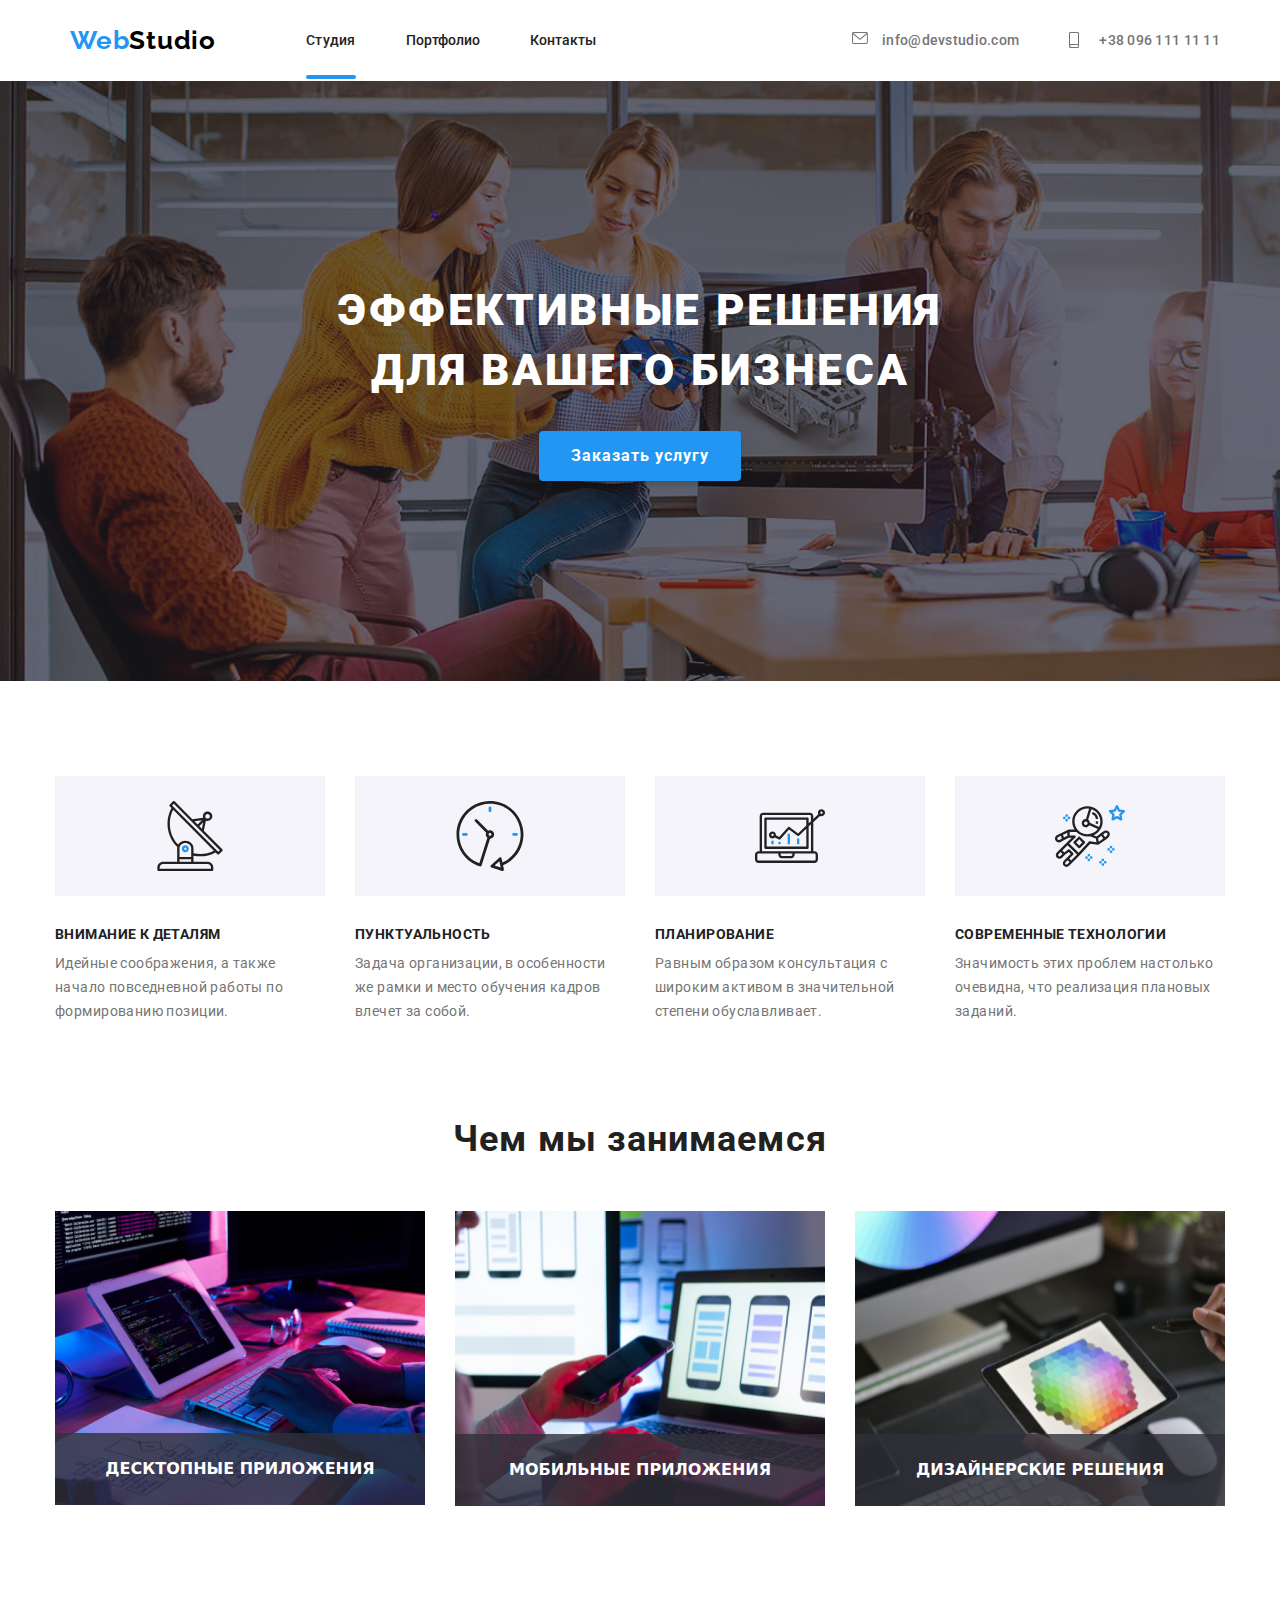
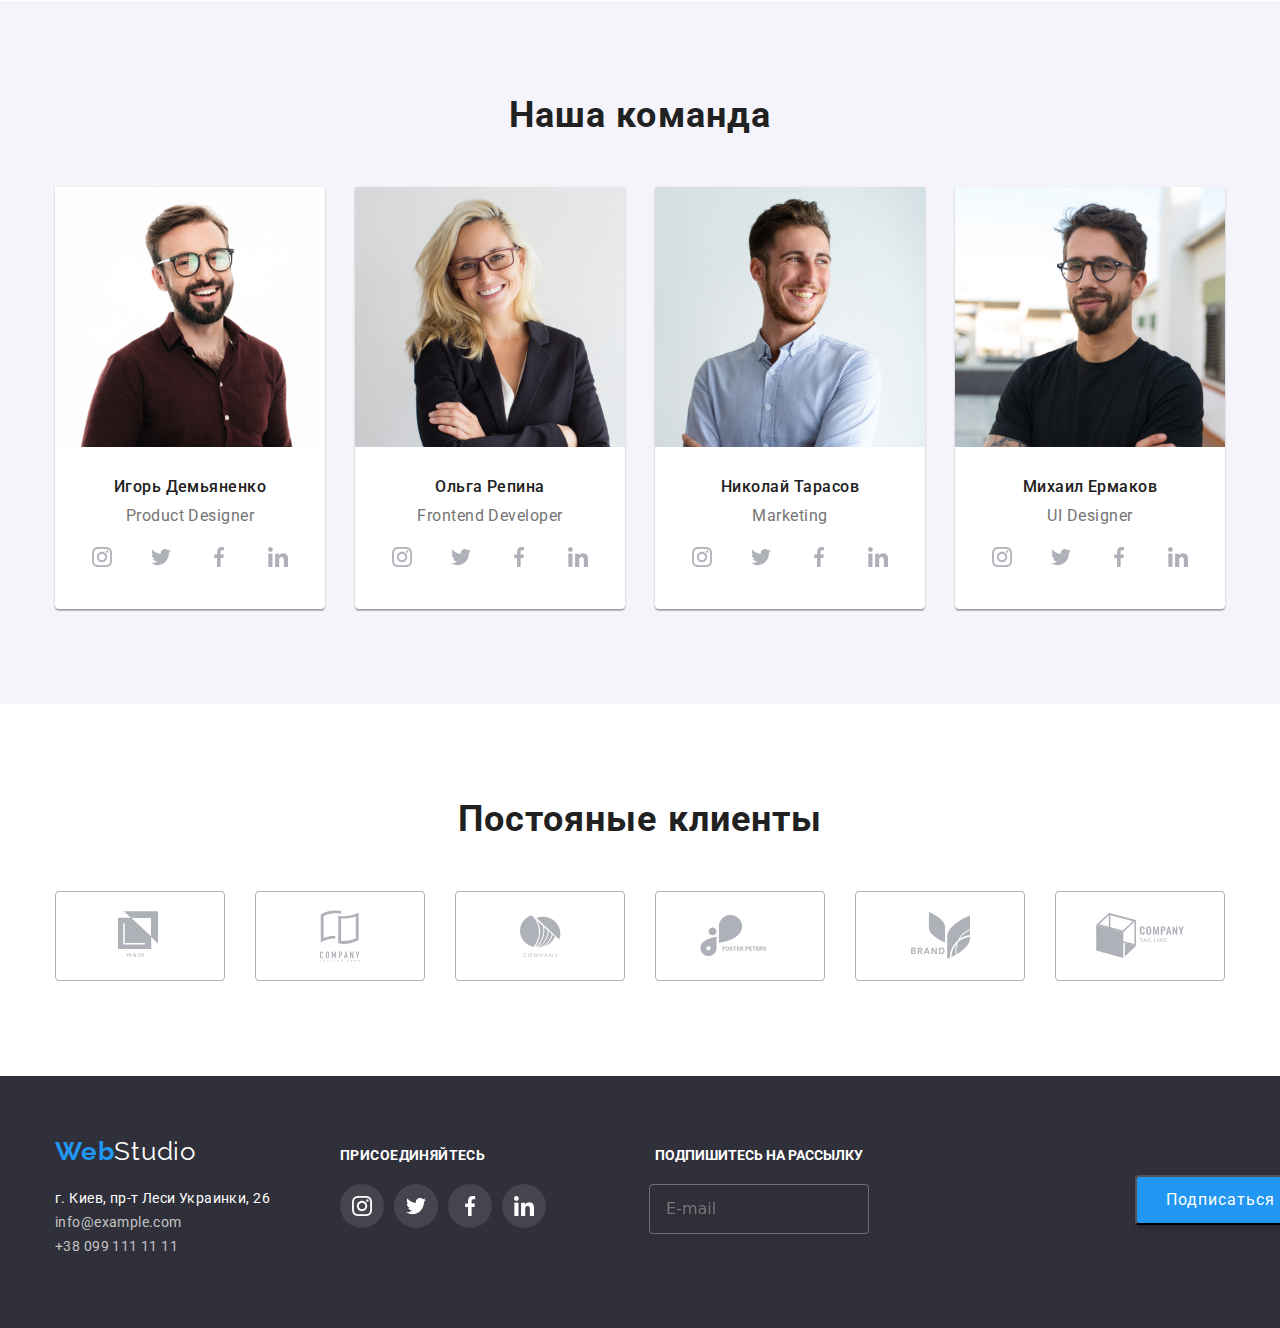
<file: index.html>
<!DOCTYPE html>
<html lang="ru">
<head>
    <meta charset="UTF-8">
    <meta name="viewport" content="width=device-width, initial-scale=1.0">
    <title>WebStudio</title>
    <link rel="stylesheet" href="https://cdnjs.cloudflare.com/ajax/libs/modern-normalize/1.0.0/modern-normalize.min.css">
    <link rel="preconnect" href="https://fonts.gstatic.com">
    <link href="https://fonts.googleapis.com/css2?family=Raleway:wght@700&family=Roboto:wght@400;500;700;900&display=swap"
          rel="stylesheet">
    <link rel="stylesheet" href="./css/styles.css">
    <link rel="stylesheet" href="./css/main.min.css">
</head>
<body>
    <header class="header container">
        <div class="container">
            <nav class="navigation">
                <a class="logo link" href="index.html" aria-label="логотип сайта"><span class="logo-half">Web</span>Studio</a>
                <ul class="navigation-list list">
                    <li class="navigation-list-item">
                        <a class="navigation-list-link link-active link" href="index.html">Студия</a>
                    </li>
                    <li class="navigation-list-item">
                        <a class="navigation-list-link link link-site" href="portfolio.html">Портфолио</a>
                    </li>
                    <li class="navigation-list-item">
                        <a class="navigation-list-link link link-site" href="#">Контакты</a>
                    </li>
                </ul>
            </nav>
        
            <address class="address">
                <ul class="address-list list">
                    <li class="addres-navigation-tel">
                        <a class="address-mail-tel link" href="mailto:info@devstudio.com">
                            <svg class="address-icon">
                                <use class="svg-m-s" href="./images/sprite.svg#icon-mail" width="16px" height="12px"></use>                                
                            </svg>
                            info@devstudio.com
                        </a>
                    </li>
                
                    <li class="addres-navigation-mail">
                        <a class="address-mail-tel link" href="tel:+380961111111">
                            <svg class="address-icon">
                                <use class="svg-m-s" href="./images/sprite.svg#icon-smartphone" width="10px" height="16px"></use>
                            </svg>
                            +38 096 111 11 11
                        </a>
                    </li>
                </ul>
            </address>
        </div>        
    </header>
    <main>
        <!-- HERO -->        
        <section class="hero">
            <div class="hero-side container">
                <h1 class="hero-title">Эффективные решения для вашего бизнеса</h1>
                <button class="hero-btn btn" type="button" data-modal-open>Заказать услугу</button>
            </div>
        </section>
        <!-- ABOUT -->
        <section class="about">
            <div class="about-side container">
                <h2 class="about-h2">Эффективные решения</h2>
                <ul class="about-side-list list">
                    <li class="about-navigation">
                        <div class="about-icon">
                            <svg class="about-list-icon">
                                <use class="about-svg-icon" href="./images/sprite.svg#icon-antenna"></use>
                            </svg>
                        </div>    
                        <h3 class="about-title">Внимание к деталям</h3>
                        <p class="about-text">Идейные соображения, а также начало повседневной работы по формированию позиции.</p>
                    </li>                    
                    
                    <li class="about-navigation">
                        <div class="about-icon">
                            <svg class="about-list-icon">
                                <use class="about-svg-icon" href="./images/sprite.svg#icon-clock"></use>
                            </svg>
                        </div>
                        <h3 class="about-title">Пунктуальность</h3>
                        <p class="about-text">Задача организации, в особенности же рамки и место обучения кадров влечет за собой.</p>
                    </li>
                    
                    <li class="about-navigation">
                        <div class="about-icon">
                            <svg class="about-list-icon">
                                <use class="about-svg-icon" href="./images/sprite.svg#icon-diagram"></use>
                            </svg>
                        </div>
                        <h3 class="about-title">Планирование</h3>
                        <p class="about-text">Равным образом консультация с широким активом в значительной степени обуславливает.</p>
                    </li>
                    
                    <li class="about-navigation">
                        <div class="about-icon">
                            <svg class="about-list-icon">
                                <use class="about-svg-icon" href="./images/sprite.svg#icon-astronaut"></use>
                            </svg>
                        </div>
                        <h3 class="about-title">Современные технологии</h3>
                        <p class="about-text">Значимость этих проблем настолько очевидна, что реализация плановых заданий.</p>
                    </li>                          
                </ul> 
            </div>
        </section>

        <!--WHOT_DO_WE_DO-->
        <section class="whotdo">
            <h2 class="whotdo-side-title">Чем мы занимаемся</h2>
            <div class="whotdo-side container">
                <ul class="whotdo-side-list list">
                    <li class="whotdo-navigation">
                        <div class="card-function">
                            <img class="whotdo-img1" src="./images/about/img1.jpg" alt="человек пишет код"  width="370" height="295">
                            <p class="function-overlay">Десктопные приложения</p>
                        </div>
                    </li>
                    <li class="whotdo-navigation">
                        <div class="card-function">                        
                            <img class="whotdo-img2" src="./images/about/img2.jpg" alt="человек смотрит на телефон" width="370" height="295">
                            <p class="function-overlay">Мобильные приложения</p>
                        </div>
                    </li>
                    <li class="whotdo-navigation">
                        <div class="card-function">
                            <img class="whotdo-img3" src="./images/about/img3.jpg" alt="человек с планшетом" width="370" height="295">
                            <p class="function-overlay">Дизайнерские решения</p>
                        </div>
                    </li>
                </ul>
            </div>    
        </section>

        <!--MASTERS-->
        <section class="masters">
            <h2 class="masters-title">Наша команда</h2>
            <div class="container">                
                <ul class="masters-side list">                    
                    <li class="masters-list">
                        <img class="masters-img1" src="./images/masters/master1.jpg" alt="Игорь Демьяненко" width="270" height="260">
                        <h3 class="masters-h3">Игорь Демьяненко</h3>
                        <p class="masters-p" lang="en">Product Designer</p>
                        <ul class="social-list list">
                            <li class="social-list-item">
                                <a class="social-list-link" href="#">
                                    <svg class="social-list-icon" >
                                        <use class="social-svg-icon" href="./images/sprite.svg#icon-instagram"></use>
                                    </svg>
                                </a>                                
                            </li>
                            <li class="social-list-item">
                                <a class="social-list-link" href="#">
                                    <svg class="social-list-icon">
                                        <use class="social-svg-icon" href="./images/sprite.svg#icon-twitter"></use>
                                    </svg>
                                </a>                                
                            </li>
                            <li class="social-list-item">
                                <a class="social-list-link" href="#">
                                    <svg class="social-list-icon">
                                        <use class="social-svg-icon" href="./images/sprite.svg#icon-facebook"></use>
                                    </svg>
                                </a>                             
                            </li>
                            <li class="social-list-item">                              
                                <a class="social-list-link" href="#">
                                    <svg class="social-list-icon">
                                        <use class="social-svg-icon" href="./images/sprite.svg#icon-linkedin"></use>
                                    </svg>
                                </a>
                            </li>
                        </ul>
                    </li>
                    <li class="masters-list">
                        <img class="masters-img2" src="./images/masters/master2.jpg" alt="Ольга Репина" width="270" height="260">
                        <h3 class="masters-h3">Ольга Репина</h3>
                        <p class="masters-p" lang="en">Frontend Developer</p>
                        <ul class="social-list list">
                            <li class="social-list-item">
                                <a class="social-list-link" href="#">
                                    <svg class="social-list-icon">
                                        <use class="social-svg-icon" href="./images/sprite.svg#icon-instagram"></use>
                                    </svg>
                                </a>
                            </li>
                            <li class="social-list-item">
                                <a class="social-list-link" href="#">
                                    <svg class="social-list-icon">
                                        <use class="social-svg-icon" href="./images/sprite.svg#icon-twitter"></use>
                                    </svg>
                                </a>
                            </li>
                            <li class="social-list-item">
                                <a class="social-list-link" href="#">
                                    <svg class="social-list-icon">
                                        <use class="social-svg-icon" href="./images/sprite.svg#icon-facebook"></use>
                                    </svg>
                                </a>
                            </li>
                            <li class="social-list-item">
                                <a class="social-list-link" href="#">
                                    <svg class="social-list-icon">
                                        <use class="social-svg-icon" href="./images/sprite.svg#icon-linkedin"></use>
                                    </svg>
                                </a>
                            </li>
                        </ul>
                    </li>
                    <li class="masters-list">
                        <img class="masters-img3" src="./images/masters/master3.jpg" alt="Николай Тарасов" width="270" height="260">
                        <h3 class="masters-h3">Николай Тарасов</h3>
                        <p class="masters-p" lang="en">Marketing</p>
                        <ul class="social-list list">
                            <li class="social-list-item">
                                <a class="social-list-link" href="#">
                                    <svg class="social-list-icon">
                                        <use class="social-svg-icon" href="./images/sprite.svg#icon-instagram"></use>
                                    </svg>
                                </a>
                            </li>
                            <li class="social-list-item">
                                <a class="social-list-link" href="#">
                                    <svg class="social-list-icon">
                                        <use class="social-svg-icon" href="./images/sprite.svg#icon-twitter"></use>
                                    </svg>
                                </a>
                            </li>
                            <li class="social-list-item">
                                <a class="social-list-link" href="#">
                                    <svg class="social-list-icon">
                                        <use class="social-svg-icon" href="./images/sprite.svg#icon-facebook"></use>
                                    </svg>
                                </a>
                            </li>
                            <li class="social-list-item">
                                <a class="social-list-link" href="#">
                                    <svg class="social-list-icon">
                                        <use class="social-svg-icon" href="./images/sprite.svg#icon-linkedin"></use>
                                    </svg>
                                </a>
                            </li>
                        </ul>
                    </li>
                    <li class="masters-list">
                        <img class="masters-img4" src="./images/masters/master4.jpg" alt="Михаил Ермаков" width="270" height="260">
                        <h3 class="masters-h3">Михаил Ермаков</h3>
                        <p class="masters-p" lang="en">UI Designer</p>
                        <ul class="social-list list">
                            <li class="social-list-item">
                                <a class="social-list-link" href="#">
                                    <svg class="social-list-icon">
                                        <use class="social-svg-icon" href="./images/sprite.svg#icon-instagram"></use>
                                    </svg>
                                </a>
                            </li>
                            <li class="social-list-item">
                                <a class="social-list-link" href="#">
                                    <svg class="social-list-icon">
                                        <use class="social-svg-icon" href="./images/sprite.svg#icon-twitter"></use>
                                    </svg>
                                </a>
                            </li>
                            <li class="social-list-item">
                                <a class="social-list-link" href="#">
                                    <svg class="social-list-icon">
                                        <use class="social-svg-icon" href="./images/sprite.svg#icon-facebook"></use>
                                    </svg>
                                </a>
                            </li>
                            <li class="social-list-item">
                                <a class="social-list-link" href="#">
                                    <svg class="social-list-icon">
                                        <use class="social-svg-icon" href="./images/sprite.svg#icon-linkedin"></use>
                                    </svg>
                                </a>
                            </li>
                        </ul>
                    </li>
                </ul>
            </div>                
        </section>

        <!--REGULAR CUSTOMERS--> 
        <section class="regcus">
            <h2 class="regcus-side-title">Постояные клиенты</h2>
            <div class="regcus-side container">                
                <ul class="regcus-side-list list container">
                    <li class="regcus-navigation">
                        <a href="#" class="clients-links">
                            <svg class="regcus-list-icon1">
                                <use href="./images/sprite.svg#icon-logo1"></use>
                            </svg>
                        </a>
                    </li>
                    <li class="regcus-navigation">
                        <a href="#" class="clients-links">
                            <svg class="regcus-list-icon2">
                                <use href="./images/sprite.svg#icon-logo2"></use>
                            </svg>
                        </a>
                    </li>
                    <li class="regcus-navigation">
                        <a href="#" class="clients-links">
                            <svg class="regcus-list-icon3">
                                <use href="./images/sprite.svg#icon-logo3"></use>
                            </svg>
                        </a>
                    </li>
                    <li class="regcus-navigation">
                        <a href="#" class="clients-links">
                            <svg class="regcus-list-icon4">
                                <use href="./images/sprite.svg#icon-logo4"></use>
                            </svg>
                        </a>
                    </li>
                    <li class="regcus-navigation">
                        <a href="#" class="clients-links">
                            <svg class="regcus-list-icon5">
                                <use href="./images/sprite.svg#icon-logo5"></use>
                            </svg>
                        </a>
                    </li>
                    <li class="regcus-navigation">
                        <a href="#" class="clients-links">
                            <svg class="regcus-list-icon6">
                                <use href="./images/sprite.svg#icon-logo6"></use>
                            </svg>
                        </a>
                    </li>
                </ul>
            </div>
        </section>


        <!--CONTAKT-->
        <footer class="contakt">
            <div class="contact-block container">
                <div class="contakt-div">
                    <a class="contakt-logo link" href="./index.html" aria-label="логотип сайта"><span class="logo-half">Web</span>Studio</a>
                    <ul class="contakt-side list">
                        <li class="contakt-list">
                            <a class="contakt-map link" href="https://goo.gl/maps/9d3zrv8kZXbxStkZ6" target="_blunk">г. Киев, пр-т Леси Украинки, 26</a>
                        </li>
                        <li class="contakt-list">
                            <a class="contakt-mail-tel link" href="mailto:info@example.com">info@example.com</a>
                        </li>
                        <li class="contakt-list">
                            <a class="contakt-mail-tel link" href="tel:+380991111111">+38 099 111 11 11</a>
                        </li>
                    </ul>
                </div>
                <div class="contact-welcome">
                    <p class="contact-welcome-title">ПРИСОЕДИНЯЙТЕСЬ</p>                   
                    <ul class="welcome-side list">
                        <li class="welcome-list">
                            <a href="#" class="welcome-links">
                                <svg class="welcome-list-icon">
                                    <use href="./images/sprite.svg#icon-instagram"></use>
                                </svg>
                            </a>
                        </li>
                        <li class="welcome-list">
                            <a href="#" class="welcome-links">
                                <svg class="welcome-list-icon">
                                    <use href="./images/sprite.svg#icon-twitter"></use>
                                </svg>
                            </a>
                        </li>
                        <li class="welcome-list">
                            <a href="#" class="welcome-links">
                                <svg class="welcome-list-icon">
                                    <use href="./images/sprite.svg#icon-facebook"></use>
                                </svg>
                            </a>
                        </li>
                        <li class="welcome-list">
                            <a href="#" class="welcome-links">
                                <svg class="welcome-list-icon">
                                    <use href="./images/sprite.svg#icon-linkedin"></use>
                                </svg>
                            </a>
                        </li>
                    </ul>                    
                </div>
                <div class="subscribe">
                    <p class="subscribe-title">Подпишитесь на рассылку</p>
                    <form class="container-subscribe">
                        <input class="subscrime-input" type="email" name="send" id="send" placeholder="E-mail">
                        <button class="btn-subscribe">
                            Подписаться
                            <svg>
                                <use href="./images/iconplane.svg"></use>
                            </svg>
                        </button>
                    </form>                    
                </div>
            </div>
        </footer>
    </main>  
    
<!----------backdrop---------->

    <div class="backdrop is-hidden" data-modal>
        <div class="backdrop-modal">
            <button type="backdrop-modal-button" class="close-btn" data-modal-close>
                <svg class="backdrop-svg" width="11" height="11">
                    <use href="./images/sprite.svg#icon-close-black"></use>
                </svg>
            </button>

            <form action="#" class="modal_form">
                <h3 class="form-h3">Оставьте свои данные, мы вам перезвоним</h3>
                <label for="" class="modal_form-field">
                    Имя
                    <span class="modal_form-input-wrapper">
                        <input type="text" name="user-name" class="modal_form-input">
                        <svg class="modal_form-icon">
                            <use href="./images/sprite.svg#icon-person"></use>
                        </svg>
                    </span>                    
                </label>
                <label for="" class="modal_form-field">
                    Телефон
                    <span class="modal_form-input-wrapper">
                        <input type="tel" name="user-tel" class="modal_form-input">
                        <svg class="modal_form-icon">
                            <use href="./images/sprite.svg#icon-phone"></use>
                        </svg>
                    </span>                    
                </label>
                <label for="" class="modal_form-field">
                    Почта
                    <span class="modal_form-input-wrapper">
                        <input type="email" name="user-email" class="modal_form-input">
                        <svg class="modal_form-icon">
                            <use href="./images/sprite.svg#icon-email"></use>
                        </svg>
                    </span>                    
                </label>
                <label for="" class="modal_form-field">
                    Комментарий
                    <textarea class="modal_form-message" name="user-message" placeholder="Введите текст" id=""></textarea>
                </label>
                <input id="user-policy" type="checkbox" name="user_policy" value="accept-policy" class="modal_form-policy visually-hidden">
                <label for="user-policy" class="modal_form-policy-text">Соглашаюсь с рассылкой и принимаю <a href="#" class="span-check">Условия договора</a></label>
                <button type="submit" class="modal_form-btn">Отправить</button>
            </form>
        </div>
    </div>  
    <script src="./js/modal.js"></script>
</body>
</html>
</file>
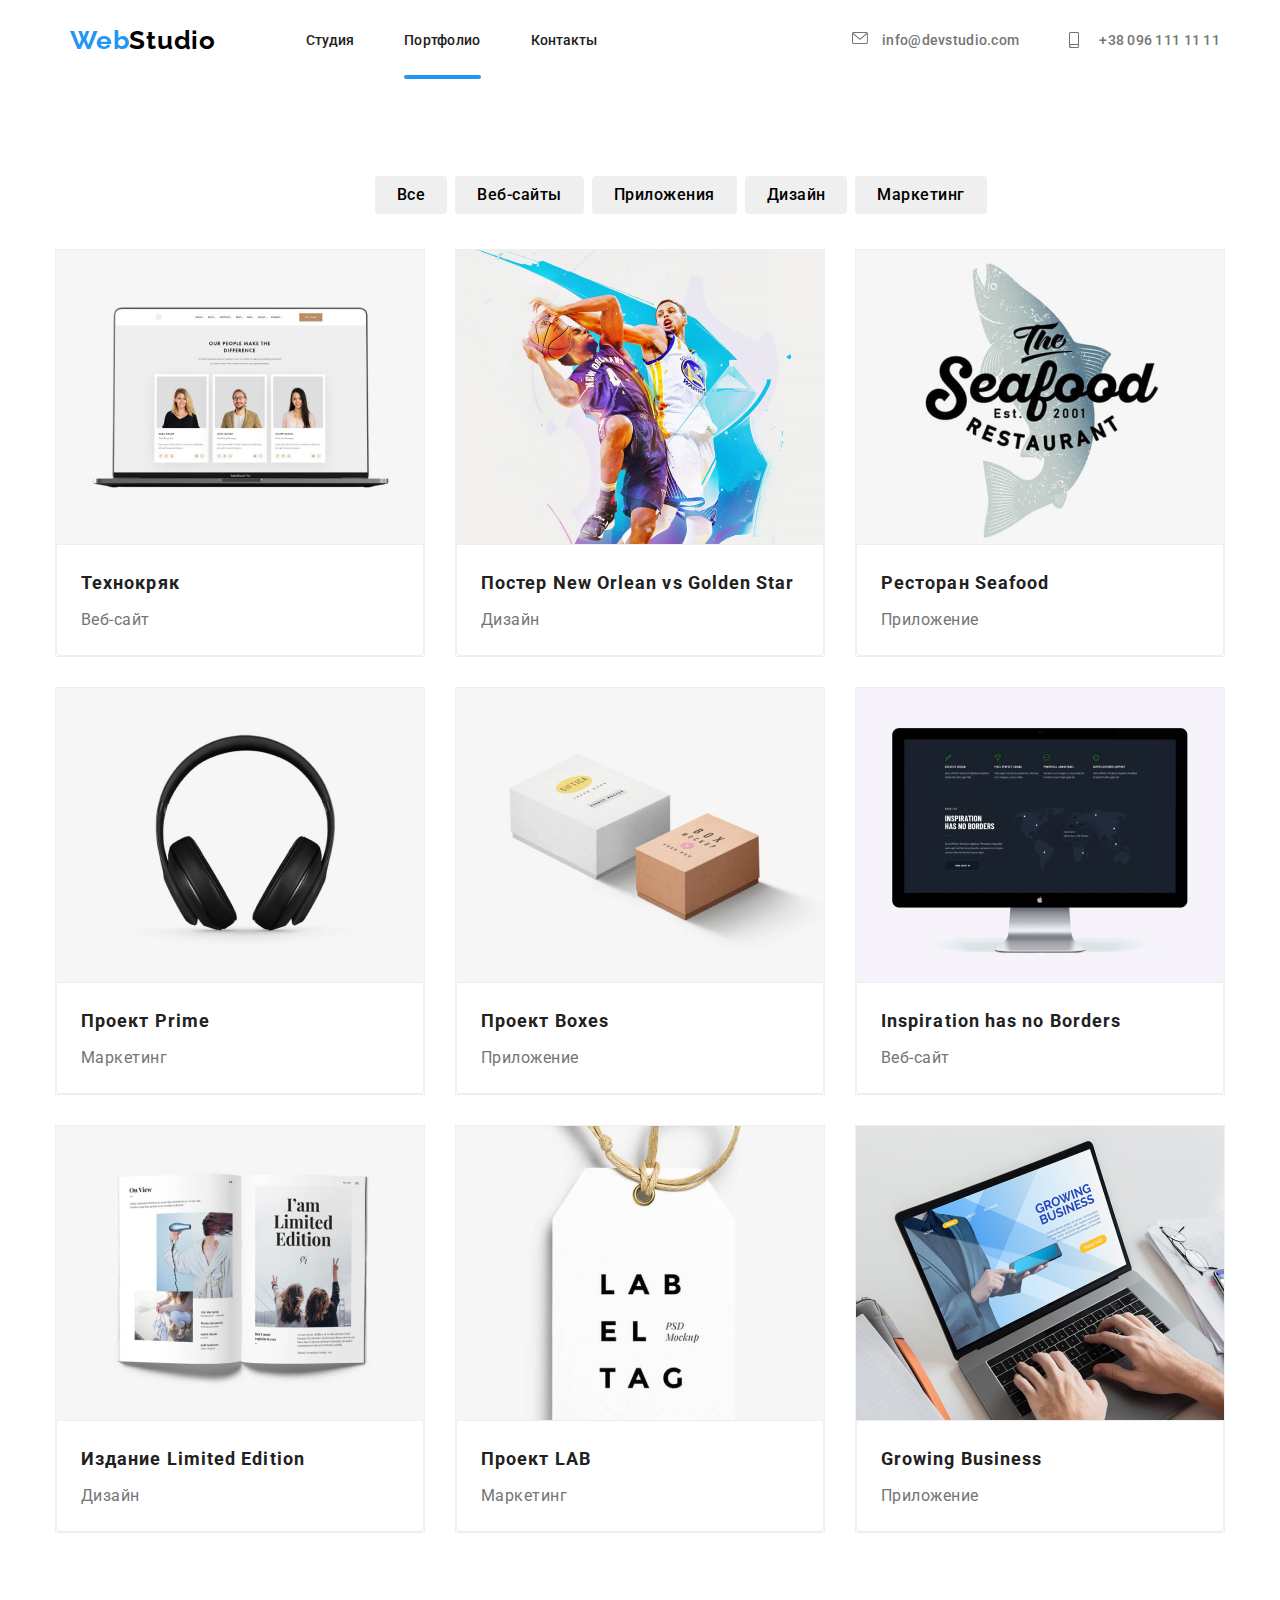
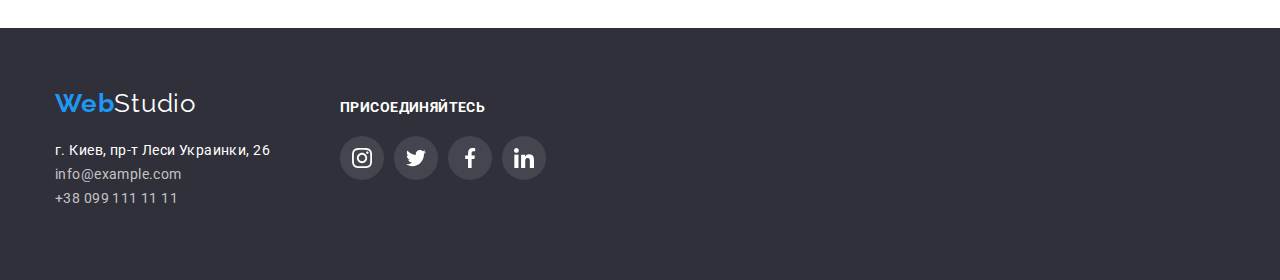
<file: portfolio.html>
<!DOCTYPE html>
<html lang="en">
<head>
    <meta charset="UTF-8">
    <meta name="viewport" content="width=device-width, initial-scale=1.0">
    <title>Portfolio</title>
    <link rel="stylesheet" href="https://cdnjs.cloudflare.com/ajax/libs/modern-normalize/1.0.0/modern-normalize.min.css">
    <link rel="preconnect" href="https://fonts.gstatic.com">
    <link href="https://fonts.googleapis.com/css2?family=Raleway:wght@700&family=Roboto:wght@400;500;700;900&display=swap"
          rel="stylesheet">
    <link rel="stylesheet" href="./css/styles.css">
</head>
<body>
<header class="header container">
    <div class="container">
        <nav class="navigation">
            <a class="logo link" href="index.html" aria-label="логотип сайта"><span class="logo-half">Web</span>Studio</a>
            <ul class="navigation-list list">
                <li class="navigation-list-item">
                    <a class="navigation-list-link link link-site" href="index.html">Студия</a>
                </li>
                <li class="navigation-list-item">
                    <a class="navigation-list-link link-active link " href="portfolio.html">Портфолио</a>
                </li>
                <li class="navigation-list-item">
                    <a class="navigation-list-link link link-site" href="#">Контакты</a>
                </li>
            </ul>
        </nav>
        
        <address class="address">
            <ul class="address-list list">
                <li class="addres-navigation-tel">
                    <a class="address-mail-tel link" href="mailto:info@devstudio.com">
                        <svg class="address-icon">
                            <use class="svg-m-s" href="./images/sprite.svg#icon-mail" width="16px" height="12px"></use>
                        </svg>
                        info@devstudio.com
                    </a>
                </li>
                <li class="addres-navigation-mail">
                    <a class="address-mail-tel link" href="tel:+380961111111">
                        <svg class="address-icon">
                            <use class="svg-m-s" href="./images/sprite.svg#icon-smartphone" width="10px" height="16px"></use>
                        </svg>
                        +38 096 111 11 11
                    </a>
                </li>
            </ul>
        </address>
    </div>
    
</header>
<main>
    <!-- portfolio -->
    <section class="portfolio">
        <h1 class="portfolio-h1">portfolio</h1>
        <div class="container">           
            <ul class="portfolio-list-1 list">
                <li class="portfolio-list1">
                    <button class="portfolio-list1-text" type="button">Все</button>
                </li>
                <li class="portfolio-list1">
                    <button class="portfolio-list1-text" type="button">Веб-сайты</button>
                </li>
                <li class="portfolio-list1">
                    <button class="portfolio-list1-text" type="button">Приложения </button>
                </li>
                <li class="portfolio-list1">
                    <button class="portfolio-list1-text" type="button">Дизайн</button>
                </li>
                <li class="portfolio-list1">
                    <button class="portfolio-list1-text" type="button">Маркетинг</button>
                </li>
            </ul>   
        </div>

        <div class="container">
            <h2 class="portfolio-h2">portfolio</h2>            
            <ul class="portfolio-list-2 list">
                <li class="portfolio-list2">
                    <a href="#" class="list2-item link">
                        <div class="overlay-list">
                            <img class="portfolio-img1" src="./images/portfolio/portfolio1.jpg" alt="вебсайт на ноуте">
                            <p class="overlay">Технокряк это современная площадка распространения коронавируса. Компании используют эту платформу для цифрового
                            шпионажа и атак на защищённые сервера конкурентов.</p>
                        </div>
                        <div class="port-list2">
                            <h3 class="portfolio-title">Технокряк</h3>
                            <p class="list2-text">Веб-сайт</p>
                        </div>
                    </a>
                </li>
                <li class="portfolio-list2">
                    <a href="#" class="list2-item link">
                        <div class="overlay-list">
                            <img class="portfolio-img2" src="./images/portfolio/portfolio2.jpg" alt="баскетбол">
                            <p class="overlay">Технокряк это современная площадка распространения коронавируса. Компании используют эту платформу
                                для цифрового
                                шпионажа и атак на защищённые сервера конкурентов.</p>
                        </div>
                        <div class="port-list2">
                            <h3 class="portfolio-title">Постер New Orlean vs Golden Star</h3>
                            <p class="list2-text">Дизайн</p>
                        </div>
                    </a>
                </li>
                <li class="portfolio-list2">
                    <a href="#" class="list2-item link">
                        <div class="overlay-list">
                            <img class="portfolio-img3" src="./images/portfolio/portfolio3.jpg" alt="эмблема">
                            <p class="overlay">Технокряк это современная площадка распространения коронавируса. Компании используют эту платформу
                                для цифрового
                                шпионажа и атак на защищённые сервера конкурентов.</p>
                        </div>
                        <div class="port-list2">
                            <h3 class="portfolio-title">Ресторан Seafood</h3>
                            <p class="list2-text">Приложение</p>
                        </div>
                    </a>
                </li>
                <li class="portfolio-list2">
                    <a href="#" class="list2-item link">
                        <div class="overlay-list">
                            <img class="portfolio-img4" src="./images/portfolio/portfolio4.jpg" alt="наушники">
                            <p class="overlay">Технокряк это современная площадка распространения коронавируса. Компании используют эту платформу
                                для цифрового
                                шпионажа и атак на защищённые сервера конкурентов.</p>
                        </div>
                        <div class="port-list2">
                            <h3 class="portfolio-title">Проект Prime</h3>
                            <p class="list2-text">Маркетинг</p>
                        </div>
                    </a>
                </li>
                <li class="portfolio-list2">
                    <a href="#" class="list2-item link">
                        <div class="overlay-list">
                            <img class="portfolio-img5" src="./images/portfolio/portfolio5.jpg" alt="2 каробки">
                            <p class="overlay">Технокряк это современная площадка распространения коронавируса. Компании используют эту платформу
                                для цифрового
                                шпионажа и атак на защищённые сервера конкурентов.</p>
                        </div>
                        <div class="port-list2">
                            <h3 class="portfolio-title">Проект Boxes</h3>
                            <p class="list2-text">Приложение</p>
                        </div>
                    </a>
                </li>
                <li class="portfolio-list2">
                    <a href="#" class="list2-item link">
                        <div class="overlay-list">
                            <img class="portfolio-img6" src="./images/portfolio/portfolio6.jpg" alt="монитор">
                            <p class="overlay">Технокряк это современная площадка распространения коронавируса. Компании используют эту платформу
                                для цифрового
                                шпионажа и атак на защищённые сервера конкурентов.</p>
                        </div>
                        <div class="port-list2">
                            <h3 class="portfolio-title">Inspiration has no Borders</h3>
                            <p class="list2-text">Веб-сайт</p>
                        </div>
                    </a>
                </li>
                <li class="portfolio-list2">
                    <a href="#" class="list2-item link">
                        <div class="overlay-list">
                            <img class="portfolio-img7" src="./images/portfolio/portfolio7.jpg" alt="книга">
                            <p class="overlay">Технокряк это современная площадка распространения коронавируса. Компании используют эту платформу
                                для цифрового
                                шпионажа и атак на защищённые сервера конкурентов.</p>
                        </div>
                        <div class="port-list2">
                            <h3 class="portfolio-title">Издание Limited Edition</h3>
                            <p class="list2-text">Дизайн</p>
                        </div>
                    </a>
                </li>
                <li class="portfolio-list2">
                    <a href="#" class="list2-item link">
                        <div class="overlay-list">
                            <img class="portfolio-img8" src="./images/portfolio/portfolio8.jpg" alt="етикетка">
                            <p class="overlay">Технокряк это современная площадка распространения коронавируса. Компании используют эту платформу
                                для цифрового
                                шпионажа и атак на защищённые сервера конкурентов.</p>
                        </div>
                        <div class="port-list2">
                            <h3 class="portfolio-title">Проект LAB</h3>
                            <p class="list2-text">Маркетинг</p>
                        </div>
                    </a>
                </li>
                <li class="portfolio-list2">
                    <a href="#" class="list2-item link">
                        <div class="overlay-list">
                            <img class="portfolio-img9" src="./images/portfolio/portfolio9.jpg" alt="печать на ноуте">
                            <p class="overlay">Технокряк это современная площадка распространения коронавируса. Компании используют эту платформу
                                для цифрового
                                шпионажа и атак на защищённые сервера конкурентов.</p>
                        </div>
                        <div class="port-list2">
                            <h3 class="portfolio-title">Growing Business</h3>
                            <p class="list2-text">Приложение</p>
                        </div>
                    </a>
                </li>
            </ul> 
        </div>
    </section>

    <!--CONTAKT-->
    <section class="contakt">
        <div class="contact-block container">
            <div class="contakt-div">
                <a class="contakt-logo link" href="./index.html" aria-label="логотип сайта"><span
                        class="logo-half">Web</span>Studio</a>
                <ul class="contakt-side list">
                    <li class="contakt-list">
                        <a class="contakt-map link" href="https://goo.gl/maps/9d3zrv8kZXbxStkZ6" target="_blunk">г. Киев, пр-т
                            Леси Украинки, 26</a>
                    </li>
                    <li class="contakt-list">
                        <a class="contakt-mail-tel link" href="mailto:info@example.com">info@example.com</a>
                    </li>
                    <li class="contakt-list">
                        <a class="contakt-mail-tel link" href="tel:+380991111111">+38 099 111 11 11</a>
                    </li>
                </ul>
            </div>
            <div class="contact-welcome">
                <p class="contact-welcome-title">ПРИСОЕДИНЯЙТЕСЬ</p>
                <ul class="welcome-side list">
                    <li class="welcome-list">
                        <a href="#" class="welcome-links">
                            <svg class="welcome-list-icon">
                                <use href="./images/sprite.svg#icon-instagram"></use>
                            </svg>
                        </a>
                    </li>
                    <li class="welcome-list">
                        <a href="#" class="welcome-links">
                            <svg class="welcome-list-icon">
                                <use href="./images/sprite.svg#icon-twitter"></use>
                            </svg>
                        </a>
                    </li>
                    <li class="welcome-list">
                        <a href="#" class="welcome-links">
                            <svg class="welcome-list-icon">
                                <use href="./images/sprite.svg#icon-facebook"></use>
                            </svg>
                        </a>
                    </li>
                    <li class="welcome-list">
                        <a href="#" class="welcome-links">
                            <svg class="welcome-list-icon">
                                <use href="./images/sprite.svg#icon-linkedin"></use>
                            </svg>
                        </a>
                    </li>
                </ul>
            </div>
        </div>
    </section>
</main>
</body>
</html>
</file>
<file: css/styles.css>
.address {
  font-style: normal;
}

.list {
  list-style: none;
}

.link {
  text-decoration: none;
}

h1,
h2,
h3,
h4,
h5,
h6 {
  margin: 0;
}

ul,
ol {
  margin: 0;
  padding: 0;
}

p {
  margin: 0;
}

img {
  display: block;
}

.container {
  width: 1200px;
  padding-left: 15px;
  padding-right: 15px;
  margin-left: auto;
  margin-right: auto;
}

.visually-hidden {
  position: absolute !important;
  clip: rect(1px 1px 1px 1px);
  clip: rect(1px, 1px, 1px, 1px);
  padding: 0 !important;
  border: 0 !important;
  height: 1px !important;
  width: 1px !important;
  overflow: hidden;
}

/*=======header=======*/

.header {
  padding-top: 25px;
  padding-bottom: 25px;
}

.header .container {
  display: flex;
  align-items: center;
}

.navigation {
  display: flex;
  align-items: center;
}

.navigation-list {
  display: flex;
}

.address-list {
  display: flex;
}

.header .logo {
  margin-right: 90px;
}

.navigation-list-item:not(:last-child) {
  margin-right: 50px;
}

.header .address {
  margin-left: auto;
}

.addres-navigation-mail {
  margin-left: 50px;
  margin-right: 20px;
}

.logo {
  font-family: "Raleway", sans-serif;
  font-weight: bold;
  font-size: 26px;
  line-height: 1.192;
  letter-spacing: 0.03em;
  color: #000000;
}

.logo-half {
  font-family: "Raleway", sans-serif;
  font-weight: bold;
  font-size: 26px;
  line-height: 1.192;
  letter-spacing: 0.03em;
  color: #2196f3;
}

.link-active {
  color: #2196f3;
  position: relative;
  font-weight: 500;
  letter-spacing: 0.02em;
}

.link-active::after {
  content: "";
  display: block;
  width: 100%;
  height: 4px;
  border-radius: 4px;
  background-color: #2196f3;
  position: absolute;
  bottom: -31px;
}

.navigation-list-link {
  position: relative;
  font-family: "Roboto", sans-serif;
  font-weight: 500;
  font-size: 14px;
  line-height: 1.142;
  color: #212121;
  transition: 250ms cubic-bezier(0.4, 0, 0.2, 1);
}

.link-site::after {
  content: "";
  display: block;
  width: 100%;
  height: 4px;
  border-radius: 4px;
  background-color: #2196f3;
  position: absolute;
  bottom: -31px;
  transform: scaleX(0);
  transition: transform 250ms cubic-bezier(0.4, 0, 0.2, 1);
}

.link-site:hover::after {
  transform: scaleX(1);
}

.navigation-list-link:hover,
.navigation-list-link:focus,
.address-mail-tel:hover,
.address-mail-tel:focus,
.address-icon:hover,
.address-icon:focus {
  color: #2196f3;
  fill: currentColor;
}

::after,
::before {
  box-sizing: border-box;
}

.address-icon {
  width: 20px;
  height: 16px;
  fill: currentColor;
  margin-right: 10px;
  transition: 250ms cubic-bezier(0.4, 0, 0.2, 1);
}

.address-mail-tel {
  display: flex;
  font-family: "Roboto", sans-serif;
  font-weight: 500;
  font-size: 14px;
  line-height: 1.142;
  letter-spacing: 0.02em;
  color: #757575;
  transition: 250ms cubic-bezier(0.4, 0, 0.2, 1);
}

/*=======end header=======*/

/*=======hero=======*/

.hero {
  background-image: linear-gradient(
      rgba(47, 48, 58, 0.4),
      rgba(47, 48, 58, 0.4)
    ),
    url("../images/hero/bg.jpg");
  background-repeat: no-repeat;
  background-size: cover;
}

.hero-side {
  justify-content: center;
  padding-top: 200px;
  padding-bottom: 200px;
  max-width: 1600px;
  height: 600px;
  display: flex;
  flex-direction: column;
}

.btn {
  box-shadow: 0 4px 4px rgba(0, 0, 0, 0.15);
  border-radius: 4px;
  cursor: pointer;
  margin: 0 auto;
  padding: 10px 32px;
  background-color: #2196f3;
  display: inline-block;
}

.about-h2 {
  display: none;
}

.hero-title {
  font-family: "Roboto", sans-serif;
  font-weight: 900;
  font-size: 44px;
  line-height: 1.363;
  letter-spacing: 0.06em;
  text-transform: uppercase;
  color: #ffffff;
  margin: 0 auto 30px;
  width: 696px;
  text-align: center;
}

.hero-btn {
  font-family: "Roboto", sans-serif;
  font-weight: 700;
  font-size: 16px;
  line-height: 1.875;
  display: inline-block;
  min-width: 200px;
  align-items: center;
  text-align: center;
  letter-spacing: 0.06em;
  color: #ffffff;
  outline: none;
  border: transparent;
  transition: color 250ms var(--timing-function),
    background-color 250ms var(--timing-function);
}

/*=======end hero=======*/

/*=======about=======*/

.about {
  padding-top: 95px;
  padding-bottom: 95px;
}

.about .about-side {
  display: flex;
  align-items: center;
}

.about-side-list {
  display: flex;
}

.about-list-icon {
  display: flex;
  justify-content: center;
  align-items: center;
  width: 70px;
  height: 70px;
}

.about-icon {
  padding: 25px 100px;
  background-color: #f5f4fa;
}

.about-navigation:not(:last-child) {
  margin-right: 30px;
}

.about .about-title {
  font-family: "Roboto", sans-serif;
  font-weight: 700;
  font-size: 14px;
  line-height: 1.142;
  letter-spacing: 0.03em;
  text-transform: uppercase;
  color: #212121;
  margin-bottom: 10px;
  padding-top: 30px;
}

.about-text {
  font-family: "Roboto", sans-serif;
  font-style: normal;
  font-weight: normal;
  font-size: 14px;
  line-height: 1.714;
  letter-spacing: 0.03em;
  color: #757575;
}

/*=======end about=======*/

/*=======WHOT_DO_WE_DO=======*/

.whotdo {
  padding-bottom: 95px;
}

.whotdo .container {
  display: flex;
}

.whotdo-side-list {
  display: flex;
}

.whotdo-navigation:not(:last-child) {
  margin-right: 30px;
}

.card-function {
  position: relative;
}

.whotdo-img1 {
  height: auto;
  margin: 0;
}

.function-overlay {
  font-weight: 700;
  line-height: 1.14;
  text-align: center;
  text-transform: uppercase;
  color: #ffffff;
  background-color: rgba(47, 48, 58, 0.8);
  padding-top: 27px;
  padding-bottom: 27px;
  position: absolute;
  bottom: 0;
  left: 0;
  width: 100%;
}

.whotdo-side-title {
  font-family: "Roboto", sans-serif;
  font-style: normal;
  font-weight: 700;
  font-size: 36px;
  line-height: 1.166;
  text-align: center;
  letter-spacing: 0.03em;
  color: #212121;
  margin-bottom: 50px;
}

/*=======end WHOT_DO_WE_DO=======*/

/*=======MASTERS=======*/

.masters {
  background-color: #f5f4fa;
  padding-bottom: 95px;
  padding-top: 94px;
}

.masters .container {
  display: flex;
}

.masters-side {
  display: flex;
}

.masters-list:not(:last-child) {
  margin-right: 30px;
}

.masters-list {
  box-shadow: 0 1px 3px rgba(0, 0, 0, 0.12), 0 1px 1px rgba(0, 0, 0, 0.14),
    0 2px 1px rgba(0, 0, 0, 0.2);
  border-radius: 0 0 4px 4px;
  background-color: #ffffff;
}

.masters-title {
  font-family: "Roboto", sans-serif;
  font-style: normal;
  font-weight: 700;
  font-size: 36px;
  line-height: 1.166;
  text-align: center;
  letter-spacing: 0.03em;
  color: #212121;
  margin-bottom: 50px;
}

.masters-h3 {
  font-family: "Roboto", sans-serif;
  font-style: normal;
  font-weight: 500;
  font-size: 16px;
  line-height: 1.187;
  letter-spacing: 0.03em;
  color: #212121;
  margin-top: 30px;
  margin-bottom: 10px;
  text-align: center;
}

.masters-p {
  font-family: "Roboto", sans-serif;
  font-style: normal;
  font-weight: 400;
  font-size: 16px;
  line-height: 19px;
  letter-spacing: 0.03em;
  color: #757575;
  text-align: center;
}

.social-list {
  width: 220px;
  margin: 10px auto 0;
  display: flex;
  justify-content: space-between;
}

.social-list-link {
  display: flex;
  justify-content: center;
  align-items: center;
  width: 44px;
  height: 44px;
  padding: 0;
  border: none;
  border-radius: 50%;
  cursor: pointer;
  color: #afb1b8;
  background-color: white;
  transition: 250ms cubic-bezier(0.4, 0, 0.2, 1);
}

.social-list-link:hover,
.social-list-link:focus {
  background-color: #2196f3;
  color: white;
}

.social-list-link:hover .social-list-icon {
  fill: white;
}

.social-list-icon {
  width: 20px;
  height: 20px;
  fill: currentColor;
}

.social-list-item {
  margin-bottom: 30px;
}

/*=======end MASTERS=======*/

/*=======REGULAR CUSTOMERS=======*/

.regcus {
  padding-top: 95px;
  padding-bottom: 95px;
}

.regcus .container {
  display: flex;
}

.regcus-side-list {
  display: flex;
  justify-content: center;
  align-items: center;
}

ul {
  list-style: none;
  padding: 0;
  margin: 0;
}

li {
  display: list-item;
}

.regcus-side {
  justify-content: center;
}

.regcus-navigation:not(:last-child) {
  margin-right: 30px;
}

.regcus-side-title {
  font-family: "Roboto", sans-serif;
  font-style: normal;
  font-weight: 700;
  font-size: 36px;
  line-height: 1.166;
  text-align: center;
  letter-spacing: 0.03em;
  color: #212121;
  margin-bottom: 50px;
}

.clients-links {
  display: flex;
  justify-content: center;
  align-items: center;
  width: 170px;
  height: 90px;
  padding: 0;
  border: 1px solid #afb1b8;
  border-radius: 4px;
  color: #afb1b8;
  background-color: #ffffff;
  transition: 250ms cubic-bezier(0.4, 0, 0.2, 1);
}

.clients-links:hover,
.clients-links:focus {
  color: #2196f3;
  border: 1px solid #2196f3;
}

.regcus-list-icon1 {
  width: 44.27px;
  height: 49.23px;
  fill: currentColor;
}

.regcus-list-icon2 {
  width: 40px;
  height: 52px;
  fill: currentColor;
}

.regcus-list-icon3 {
  width: 41px;
  height: 42.6px;
  fill: currentColor;
}

.regcus-list-icon4 {
  width: 79.66px;
  height: 42.02px;
  fill: currentColor;
}

.regcus-list-icon5 {
  width: 59px;
  height: 47px;
  fill: currentColor;
}

.regcus-list-icon6 {
  width: 88.48px;
  height: 45.44px;
  fill: currentColor;
}

/*=======end REGULAR CUSTOMERS=======*/

/*=======CONTAKT=======*/

.contakt {
  background-color: #2f303a;
  display: flex;
  align-items: baseline;
}

.contact-block {
  display: flex;
  align-items: baseline;
}

.contakt-div .contact-welcome {
  display: flex;
}

.contakt-div {
  display: block;
  font-style: normal;
}

.contakt-logo {
  font-family: "Raleway", sans-serif;
  font-style: normal;
  font-weight: 400;
  font-size: 26px;
  line-height: 1.192;
  letter-spacing: 0.03em;
  color: #ffffff;
  display: block;
  margin-bottom: 20px;
}

.contakt-list:item(:first-child) {
  margin-bottom: 9px;
}

.contakt-map {
  font-family: "Roboto", sans-serif;
  font-style: normal;
  font-weight: 400;
  font-size: 14px;
  line-height: 1.714;
  letter-spacing: 0.03em;
  color: #ffffff;
}

.contakt-mail-tel {
  font-family: "Roboto", sans-serif;
  font-style: normal;
  font-weight: 400;
  font-size: 14px;
  line-height: 1.714;
  letter-spacing: 0.03em;
  color: #c4c4c4;
}

/*===== ПРИСОЕДИНЯЙТЕСЬ =====*/

.contact-welcome {
  display: block;
  justify-content: flex-start;
  align-items: flex-start;
  margin-left: 70px;
  padding-top: 72px;
  padding-bottom: 100px;
}

.welcome-side {
  display: flex;
  margin-top: 20px;
  justify-content: flex-start;
  padding: 0;
}

.contact-welcome-title {
  font-family: Roboto, sans-serif;
  font-style: normal;
  font-size: 14px;
  font-weight: 700;
  line-height: 1.14;
  text-transform: uppercase;
  letter-spacing: 0.03em;
  color: #ffffff;
}

.welcome-links {
  display: flex;
  justify-content: center;
  align-items: center;
  width: 44px;
  height: 44px;
  padding: 0;
  margin-right: 10px;
  transition: 250ms cubic-bezier(0.4, 0, 0.2, 1);
}

.welcome-links:hover,
.welcome-links:focus {
  background-color: #2196f3;
}

.welcome-links:hover .welcome-list-icon {
  fill: white;
}

.welcome-list-icon {
  width: 20px;
  height: 20px;
  fill: currentColor;
}

.welcome-links {
  border: none;
  border-radius: 50%;
  color: #ffffff;
  background-color: rgba(255, 255, 255, 0.1);
  transition: background-color 250ms var(--timing-function);
}

/*===== Подпишитесь =====*/

.subscribe {
  text-align: center;
  margin-left: 93px;
}

.subscribe-title {
  font-family: Roboto, sans-serif;
  font-weight: 700;
  font-size: 14px;
  line-height: 1.14;
  text-transform: uppercase;
  margin-bottom: 20px;
  color: #ffffff;
}

.container-subscribe {
  display: -webkit-box;
  display: -ms-flexbox;
  display: flex;
  -webkit-box-align: baseline;
  -ms-flex-align: baseline;
  align-items: baseline;
}

.subscrime-input {
  /*width: 357px;*/
  height: 50px;
  /*margin-right: 12px;*/
  padding-left: 16px;
  border: 1px solid rgba(255, 255, 255, 0.3);
  outline: none;
  color: rgba(255, 255, 255, 0.6);
  font-size: 16px;
  line-height: 1.25;
  /*box-sizing: border-box;*/
  filter: drop-shadow(0px 4px 4px rgba(0, 0, 0, 0.15));
  border-radius: 4px;
  background-color: transparent;
  cursor: pointer;
  /*width: 100%;*/
  /*max-width: 450px;*/
  /*display: flex;*/
}

.btn-subscribe {
  font-family: Roboto, sans-serif;
  padding-top: 10px;
  padding-bottom: 10px;
  padding-left: 29px;
  color: #ffffff;
  background-color: #2196f3;
  letter-spacing: 0.06em;
  font-size: 16px;
  line-height: 1.86;
  box-shadow: 0 4px 4px rgba(0, 0, 0, 0.15);
  border-radius: 4px;
  cursor: pointer;
  display: flex;
  position: absolute;
  align-items: center;
  text-align: center;
  letter-spacing: 0.06em;
  width: 200px;
  height: 50px;
  left: 1135px;
  top: 2775px;
}

.btn-subscribe::after {
  content: "";
  width: 24px;
  height: 24px;
  margin-left: 10px;
  margin-right: 28px;
  background-image: url("../images/iconsend.svg");
}

/*=======end CONTAKT=======*/

/*======= backdrop =======*/

.backdrop {
  position: fixed;
  left: 0;
  top: 0;
  width: 100%;
  height: 100%;
  background-color: rgba(0, 0, 0, 0.2);
  transition: all 500ms;
}

.backdrop.is-hidden {
  transition: all 500ms linear 500ms;
}

.backdrop.is-hidden .backdrop-modal {
  transform: translate(-50%, -50%) scale(0);
  transition: transform 500ms linear 0ms;
}

.backdrop-modal {
  position: absolute;
  top: 50%;
  left: 50%;
  transform: translate(-50%, -50%);
  width: 528px;
  min-height: 581px;
  background-color: #ffffff;
  border-radius: 4px;
  transition: transform 500ms linear 500ms;
  padding: 40px;
}

.close-btn {
  position: absolute;
  padding: 6px;
  top: 8px;
  right: 8px;
  width: 30px;
  height: 30px;
  background-color: #ffffff;
  border: 1px solid rgba(0, 0, 0, 0.1);
  border-radius: 50%;
  cursor: pointer;
}

.is-hidden {
  opacity: 0;
  visibility: hidden;
  pointer-events: none;
}

.backdrop-svg {
  display: flex;
  width: 18px;
  height: 18px;
  fill: #000000;
  transition: 250ms cubic-bezier(0.4, 0, 0.2, 1);
}

.backdrop-svg:hover,
.backdrop-svg:focus {
  color: #2196f3;
  fill: currentColor;
}

.modal_form {
  display: flex;
  flex-direction: column;
}

.form-h3 {
  font-family: Roboto, sans-serif;
  font-style: normal;
  font-weight: bold;
  font-size: 20px;
  line-height: 1.5;
  text-align: center;
  letter-spacing: 0.03em;
  color: #212121;
  padding-bottom: 12px;
}

.modal_form-field {
  margin-bottom: 10px;
}

.modal_form-input-wrapper {
  position: relative;
  display: block;
  margin-top: 4px;
}

.modal_form-input {
  width: 100%;
  height: 40px;
  border: 1px solid rgba(33, 33, 33, 0.2);
  border-radius: 4px;
  padding-left: 42px;
  transition: border-color 250ms linear;
}

.modal_form-input:focus {
  outline: none;
  border-color: #2196f3;
}

.modal_form-input:focus + .modal_form-icon {
  color: #2196f3;
}

.modal_form-icon {
  position: absolute;
  top: 50%;
  left: 12px;
  transform: translateY(-50%);
  display: block;
  width: 18px;
  height: 18px;
  color: #000000;
  transition: backgtound-color 250ms linear;
  fill: currentColor;
}

.modal_form-icon:hover,
.modal_form-icon:focus {
  color: #2196f3;
}

.modal_form-message {
  width: 100%;
  height: 120px;
  border: 1px solid rgba(33, 33, 33, 0.2);
  border-radius: 4px;
  padding: 12px 16px;
  margin-top: 4px;
  resize: none;
  transition: border-color 250ms linear;
}

.modal_form-message:focus {
  outline: none;
  border-color: #2196f3;
}

.modal-form-policy {
  margin-left: 52px;
}

.modal_form-policy:checked + .modal_form-policy-text::before {
  background-color: #2196f3;
  background-image: url("../images/icon-check.svg");
}

.modal_form-policy-text {
  font-family: Roboto, sans-serif;
  font-style: normal;
  font-weight: normal;
  font-size: 14px;
  line-height: 1.71;
  letter-spacing: 0.03em;
  color: #757575;
  margin: 20px auto 30px;
}

.modal_form-policy-text::before {
  display: inline-block;
  width: 16px;
  height: 16px;
  outline: 1px solid #000000;
  content: "";
  margin-right: 10px;
}

.span-check {
  margin-left: 5px;
  color: #2196f3;
  text-decoration: underline;
}

.modal_form-btn {
  font-family: "Roboto", sans-serif;
  font-weight: 700px;
  font-size: 16px;
  line-height: 1.87;
  letter-spacing: 0.06em;
  margin: 30px auto 40px;
  padding: 10px 55px;
  cursor: pointer;
  -webkit-box-shadow: 0 4px 4px rgba(0, 0, 0, 0.15);
  box-shadow: 0 4px 4px rgba(0, 0, 0, 0.15);
  border-radius: 4px;
  background-color: #188ce8;
  color: #ffffff;
  width: 200px;
  height: 50px;
}

/*=======end backdrop =======*/

/*======= portfolio.html =======*/

.portfolio .container {
  display: flex;
}

.shapka-line {
  border-bottom: 1px solid #ececec;
}

.portfolio {
  padding-top: 95px;
  padding-bottom: 95px;
}

.portfolio-list-1 {
  display: flex;
  margin-bottom: 35px;
  justify-content: space-between;
  margin-left: 320px;
}

.portfolio-list-2 {
  display: flex;
}

.portfolio-h1 {
  display: none;
}

.portfolio-h2 {
  display: none;
}

.portfolio-list1:not(:last-child) {
  margin-right: 8px;
}

.portfolio-list-2 {
  display: flex;
  flex-wrap: wrap;
  margin-left: -30px;
  margin-top: -30px;
}

.portfolio-list2 {
  margin-left: 30px;
  margin-top: 30px;
  border: 1px solid #eeeeee;
  width: 370px;
  transition: 250ms cubic-bezier(0.4, 0, 0.2, 1);
}

.portfolio-list2:hover {
  box-shadow: 0 1px 1px rgba(0, 0, 0, 0.12), 0 4px 4px rgba(0, 0, 0, 0.06),
    1px 4px 6px rgba(0, 0, 0, 0.16);
}

.portfolio-list1-text {
  border: 1px;
  border-radius: 4px;
  font-family: "Roboto", sans-serif;
  font-style: normal;
  font-weight: 500;
  font-size: 16px;
  line-height: 1.625;
  letter-spacing: 0.03em;
  cursor: pointer;
  padding: 6px 22px;
  transition: 250ms cubic-bezier(0.4, 0, 0.2, 1);
}

.portfolio-list1-text:hover,
.portfolio-list1-text:focus {
  background-color: #2196f3;
  color: #ffffff;
}

.port-list2 {
  border: 1px solid #eeeeee;
  padding: 20px 24px;
  border-bottom-right-radius: 4px;
  border-bottom-left-radius: 4px;
}

.portfolio-title {
  font-family: "Roboto", sans-serif;
  font-style: normal;
  font-weight: 700;
  font-size: 18px;
  line-height: 2;
  letter-spacing: 0.06em;
  color: #212121;
}

.list2-text {
  font-family: "Roboto", sans-serif;
  font-style: normal;
  font-weight: 400;
  font-size: 16px;
  line-height: 1.875;
  letter-spacing: 0.03em;
  color: #757575;
  margin-top: 4px;
}

.overlay-list {
  position: relative;
  overflow: hidden;
}

.overlay {
  font-family: Roboto;
  font-style: normal;
  font-weight: normal;
  font-size: 18px;
  line-height: 1.555;
  letter-spacing: 0.03em;
  color: #ffffff;
  width: 370px;
  height: 294px;
  padding: 63px 24px;
}

.overlay {
  position: absolute;
  top: 0;
  left: 0;
  width: 100%;
  height: 100%;
  background-color: rgba(33, 150, 243, 0.9);
  color: #ffffff;
  padding: 63px 24px;
  transition: transform 500ms linear;
  transform: translateY(100%);
}

.list2-item:hover .overlay,
.list2-item:focus .overlay {
  transform: translateY(0%);
  box-shadow: 0 1px 1px rgba(0, 0, 0, 0.12), 0 4px 4px rgba(0, 0, 0, 0.06),
    1px 4px 6px rgba(0, 0, 0, 0.16);
}

.logo-bottom {
  color: #ffffff;
  padding-bottom: 20px;
}

/*======= end portfolio.html =======*/
/*======= end =======*/
</file>
<file: css/main.min.css>
/* No CSS *//*# sourceMappingURL=main.min.css.map */
</file>
